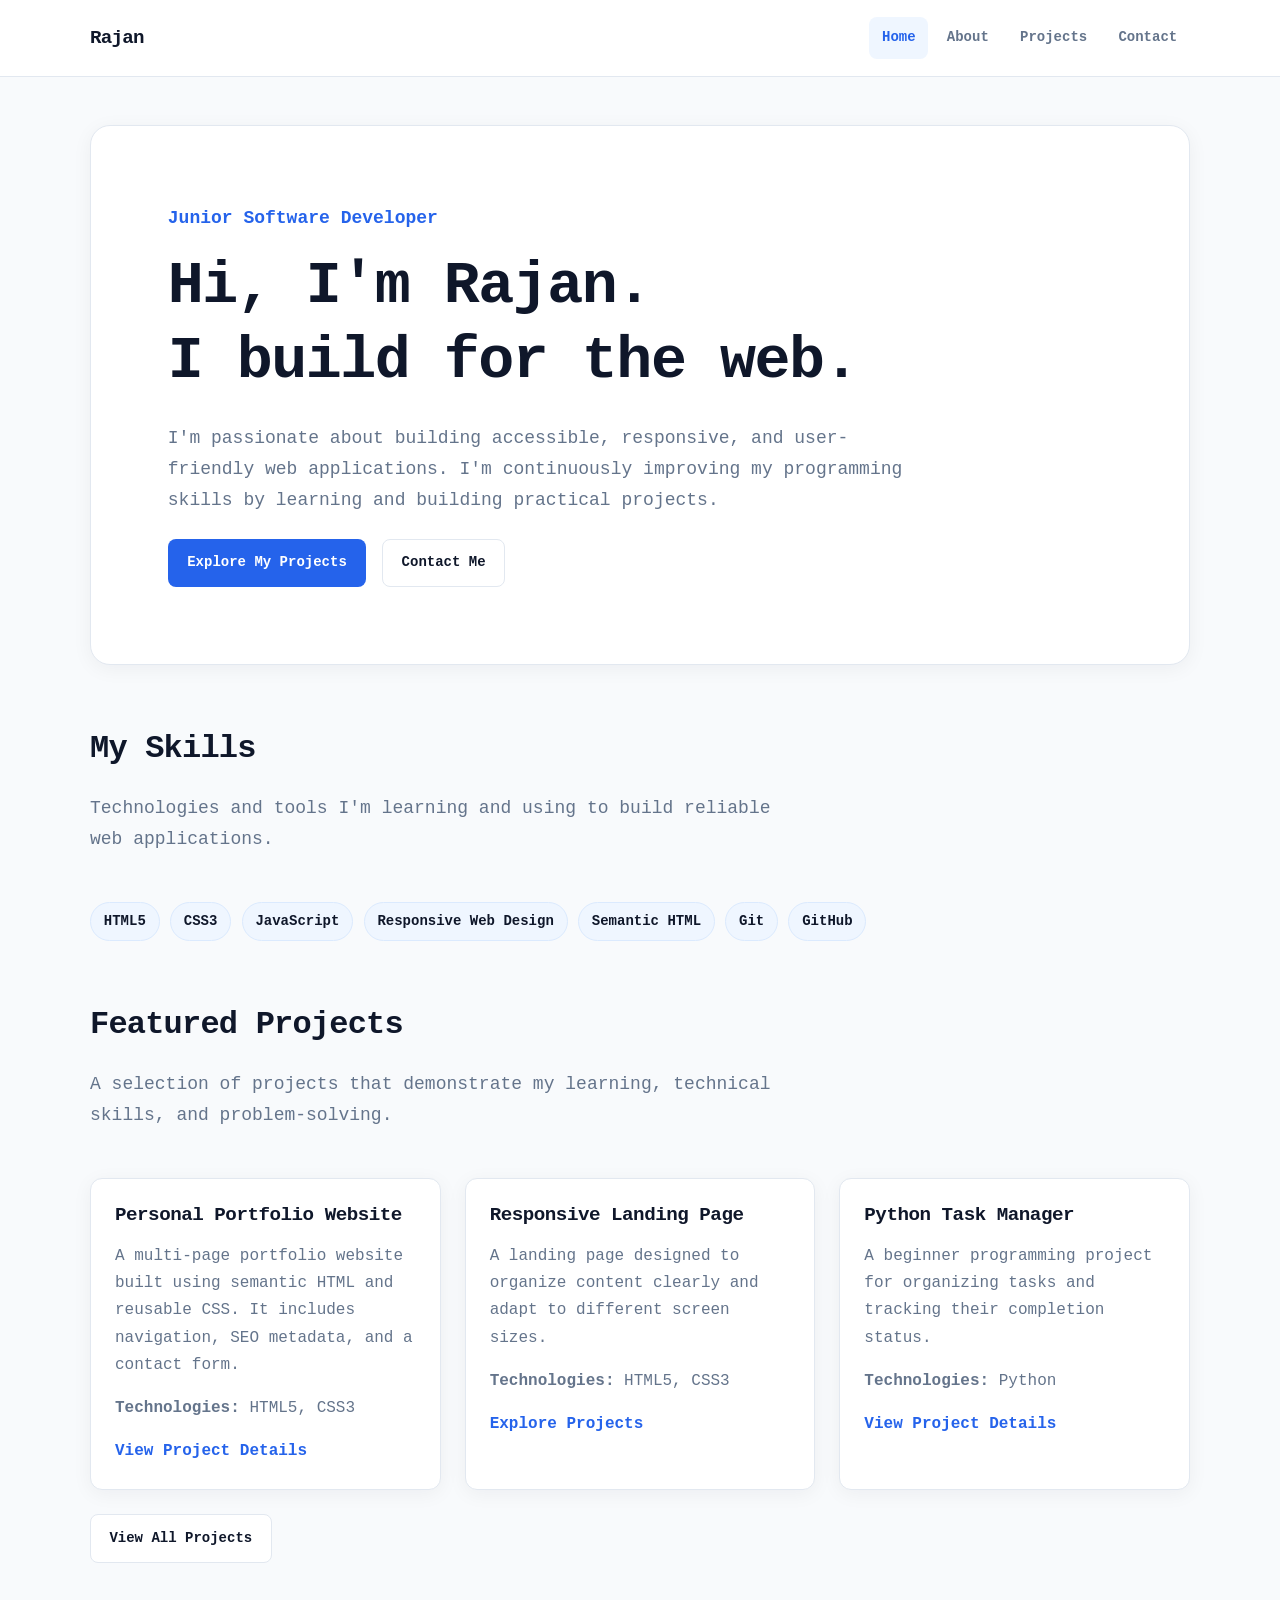
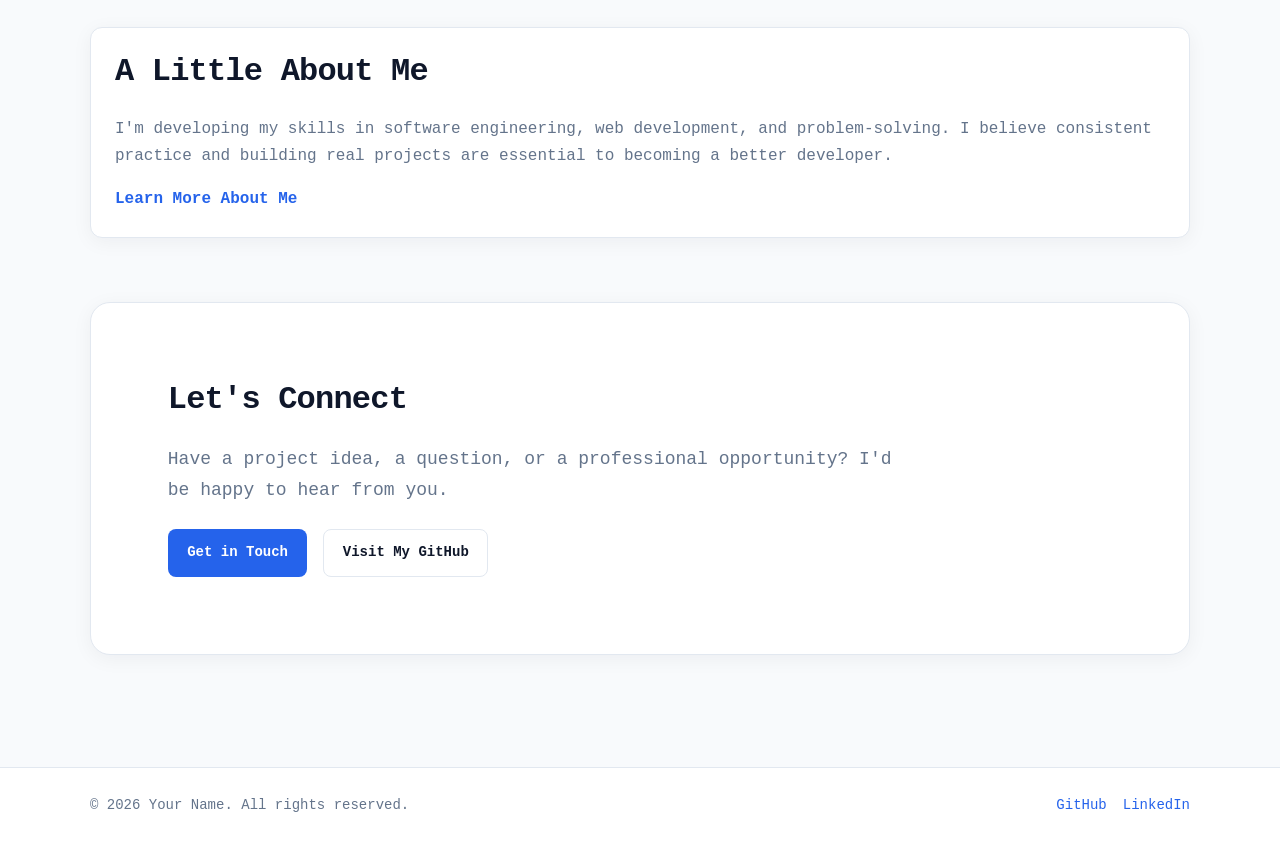
<file: index.html>
<!DOCTYPE html>
<html lang="en">
<head>
    <!-- Basic metadata -->
    <meta charset="UTF-8">
    <meta name="viewport" content="width=device-width, initial-scale=1.0">

    <!-- SEO metadata -->
    <title>Rajan | Software Developer Portfolio</title>
    <meta
        name="description"
        content="Explore my software development portfolio, technical skills, education, and projects in web development."
    >
    <meta name="author" content="Rajan">

    <!-- Open Graph metadata -->
    <meta property="og:type" content="website">
    <meta property="og:title" content="Rajan | Software Developer Portfolio">
    <meta
        property="og:description"
        content="Discover my development projects, technical skills, and journey as a software developer."
    >
    <meta property="og:url" content="https://example.com/">
    <meta property="og:image" content="https://example.com/images/og-image.png">
    <meta
        property="og:image:alt"
        content="Your Name's developer portfolio"
    >

    <!-- Favicon -->
    <link rel="icon" href="./images/image.png" sizes="any">

    <!-- Shared stylesheet -->
    <link rel="stylesheet" href="./style/style.css">
</head>

<body>

    <!-- =========================
         HEADER AND NAVIGATION
    ========================== -->
    <header class="site-header">
        <div class="header-inner">

            <a class="brand" href="./index.html" aria-label="Rajan - Home">
                Rajan
            </a>

            <nav class="site-nav" aria-label="Main navigation">
                <ul>
                    <li>
                        <a href="./index.html" aria-current="page">Home</a>
                    </li>
                    <li>
                        <a href="./about.html">About</a>
                    </li>
                    <li>
                        <a href="./projects.html">Projects</a>
                    </li>
                    <li>
                        <a href="./contact.html">Contact</a>
                    </li>
                </ul>
            </nav>

        </div>
    </header>


    <!-- =========================
         MAIN CONTENT
    ========================== -->
    <main class="container">

        <!-- HERO SECTION -->
        <section class="hero" aria-labelledby="intro-heading">

            <p class="hero-role">Junior Software Developer</p>

            <h1 id="intro-heading">
                Hi, I'm Rajan.
                <br>
                I build for the web.
            </h1>

            <p>
                I'm passionate about building accessible, responsive,
                and user-friendly web applications. I'm continuously
                improving my programming skills by learning and
                building practical projects.
            </p>

            <div class="button-group">
                <a class="button button-primary" href="./projects.html">
                    Explore My Projects
                </a>

                <a class="button button-secondary" href="./contact.html">
                    Contact Me
                </a>
            </div>

        </section>


        <!-- SKILLS SECTION -->
        <section
            class="section"
            aria-labelledby="skills-heading"
        >
            <div class="page-heading">
                <h2 id="skills-heading">My Skills</h2>

                <p>
                    Technologies and tools I'm learning and using
                    to build reliable web applications.
                </p>
            </div>

            <ul class="skill-list">
                <li>HTML5</li>
                <li>CSS3</li>
                <li>JavaScript</li>
                <li>Responsive Web Design</li>
                <li>Semantic HTML</li>
                <li>Git</li>
                <li>GitHub</li>
            </ul>

        </section>


        <!-- FEATURED PROJECTS SECTION -->
        <section
            class="section"
            aria-labelledby="projects-heading"
        >
            <div class="page-heading">
                <h2 id="projects-heading">Featured Projects</h2>

                <p>
                    A selection of projects that demonstrate my
                    learning, technical skills, and problem-solving.
                </p>
            </div>

            <div class="card-grid">

                <!-- Project card 1 -->
                <article class="card">
                    <h3>Personal Portfolio Website</h3>

                    <p>
                        A multi-page portfolio website built using
                        semantic HTML and reusable CSS. It includes
                        navigation, SEO metadata, and a contact form.
                    </p>

                    <p>
                        <strong>Technologies:</strong>
                        HTML5, CSS3
                    </p>

                    <a class="card-link" href="./projects.html">
                        View Project Details
                    </a>
                </article>


                <!-- Project card 2 -->
                <article class="card">
                    <h3>Responsive Landing Page</h3>

                    <p>
                        A landing page designed to organize content
                        clearly and adapt to different screen sizes.
                    </p>

                    <p>
                        <strong>Technologies:</strong>
                        HTML5, CSS3
                    </p>

                    <a class="card-link" href="./projects.html">
                        Explore Projects
                    </a>
                </article>


                <!-- Project card 3 -->
                <article class="card">
                    <h3>Python Task Manager</h3>

                    <p>
                        A beginner programming project for organizing
                        tasks and tracking their completion status.
                    </p>

                    <p>
                        <strong>Technologies:</strong>
                        Python
                    </p>

                    <a class="card-link" href="./projects.html">
                        View Project Details
                    </a>
                </article>

            </div>

            <div class="button-group">
                <a class="button button-secondary" href="./projects.html">
                    View All Projects
                </a>
            </div>

        </section>


        <!-- ABOUT PREVIEW SECTION -->
        <section
            class="section"
            aria-labelledby="about-heading"
        >
            <div class="card">
                <h2 id="about-heading">A Little About Me</h2>

                <p>
                    I'm developing my skills in software engineering,
                    web development, and problem-solving. I believe
                    consistent practice and building real projects
                    are essential to becoming a better developer.
                </p>

                <a class="card-link" href="./about.html">
                    Learn More About Me
                </a>
            </div>

        </section>


        <!-- CONTACT CALL TO ACTION -->
        <section
            class="section"
            aria-labelledby="contact-heading"
        >
            <div class="hero">
                <h2 id="contact-heading">Let's Connect</h2>

                <p>
                    Have a project idea, a question, or a professional
                    opportunity? I'd be happy to hear from you.
                </p>

                <div class="button-group">
                    <a class="button button-primary" href="./contact.html">
                        Get in Touch
                    </a>

                    <a
                        class="button button-secondary"
                        href="https://github.com/USERNAME"
                        target="_blank"
                        rel="noopener noreferrer"
                    >
                        Visit My GitHub
                    </a>
                </div>
            </div>

        </section>

    </main>


    <!-- =========================
         FOOTER
    ========================== -->
    <footer class="site-footer">
        <div class="footer-inner">

            <p>
                &copy; 2026 Your Name. All rights reserved.
            </p>

            <nav class="footer-nav" aria-label="Social links">
                <ul>
                    <li>
                        <a
                            href="https://github.com/USERNAME"
                            target="_blank"
                            rel="noopener noreferrer"
                        >
                            GitHub
                        </a>
                    </li>

                    <li>
                        <a
                            href="https://www.linkedin.com/in/USERNAME"
                            target="_blank"
                            rel="noopener noreferrer"
                        >
                            LinkedIn
                        </a>
                    </li>
                </ul>
            </nav>

        </div>
    </footer>

</body>
</html>
</file>
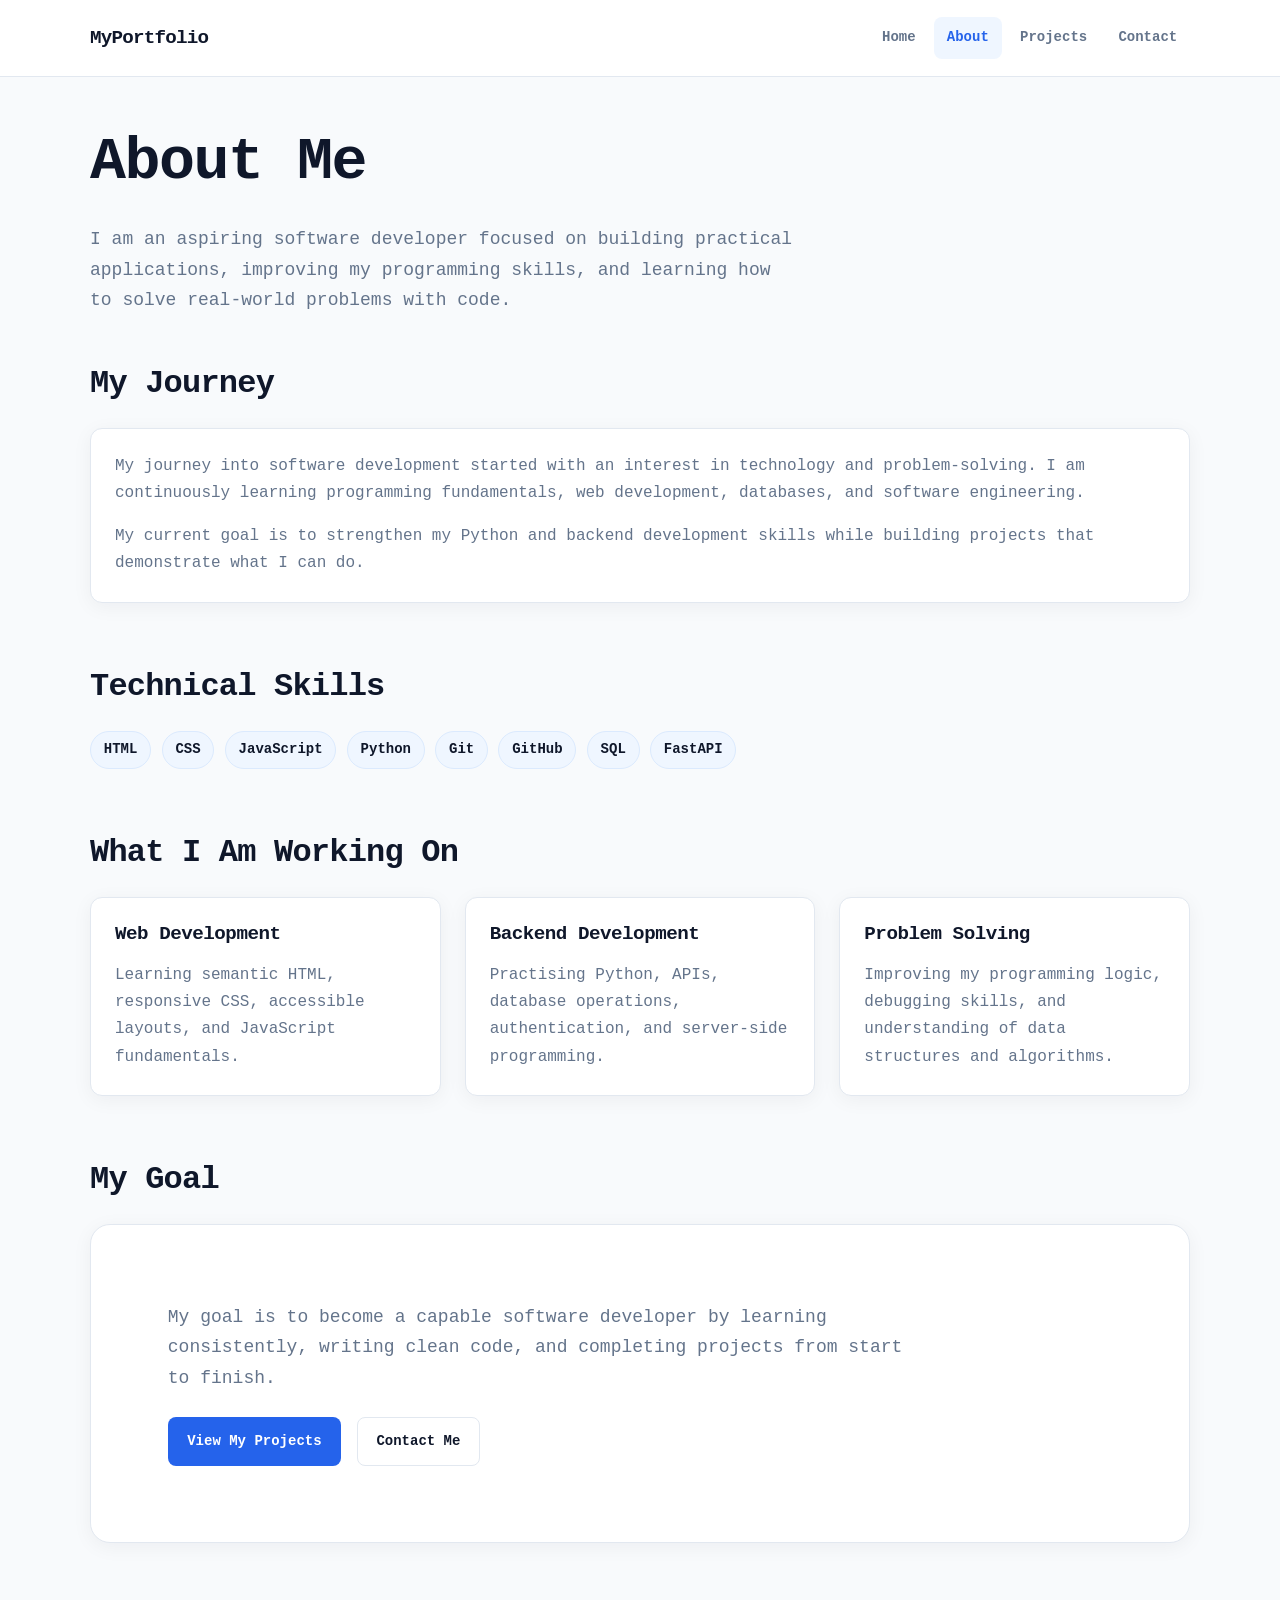
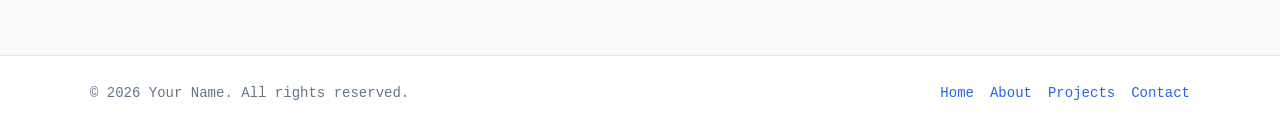
<file: about.html>
<!DOCTYPE html>
<html lang="en">
<head>
    <meta charset="UTF-8">
    <meta name="viewport" content="width=device-width, initial-scale=1.0">

    <title>About Me | Developer Portfolio</title>
    <meta name="description" content="Learn about my background, technical skills, and journey as a software developer.">
    <meta name="author" content="Your Name">

    <meta property="og:title" content="About Me | Developer Portfolio">
    <meta property="og:description" content="Explore my background, skills, and software development journey.">
    <meta property="og:type" content="website">

    <link rel="icon" href="images/favicon.ico">
    <link rel="stylesheet" href="style/style.css">
</head>

<body>
    <header class="site-header">
        <div class="header-inner">
            <a class="brand" href="index.html">MyPortfolio</a>

            <nav class="site-nav" aria-label="Main navigation">
                <ul>
                    <li><a href="index.html">Home</a></li>
                    <li><a href="about.html" aria-current="page">About</a></li>
                    <li><a href="projects.html">Projects</a></li>
                    <li><a href="contact.html">Contact</a></li>
                </ul>
            </nav>
        </div>
    </header>

    <main class="container">
        <section class="page-heading">
            <h1>About Me</h1>
            <p>
                I am an aspiring software developer focused on building
                practical applications, improving my programming skills,
                and learning how to solve real-world problems with code.
            </p>
        </section>

        <section class="section">
            <h2>My Journey</h2>

            <div class="card">
                <p>
                    My journey into software development started with an
                    interest in technology and problem-solving. I am
                    continuously learning programming fundamentals,
                    web development, databases, and software engineering.
                </p>

                <p>
                    My current goal is to strengthen my Python and backend
                    development skills while building projects that
                    demonstrate what I can do.
                </p>
            </div>
        </section>

        <section class="section">
            <h2>Technical Skills</h2>

            <ul class="skill-list">
                <li>HTML</li>
                <li>CSS</li>
                <li>JavaScript</li>
                <li>Python</li>
                <li>Git</li>
                <li>GitHub</li>
                <li>SQL</li>
                <li>FastAPI</li>
            </ul>
        </section>

        <section class="section">
            <h2>What I Am Working On</h2>

            <div class="card-grid">
                <article class="card">
                    <h3>Web Development</h3>
                    <p>
                        Learning semantic HTML, responsive CSS,
                        accessible layouts, and JavaScript fundamentals.
                    </p>
                </article>

                <article class="card">
                    <h3>Backend Development</h3>
                    <p>
                        Practising Python, APIs, database operations,
                        authentication, and server-side programming.
                    </p>
                </article>

                <article class="card">
                    <h3>Problem Solving</h3>
                    <p>
                        Improving my programming logic, debugging skills,
                        and understanding of data structures and algorithms.
                    </p>
                </article>
            </div>
        </section>

        <section class="section">
            <h2>My Goal</h2>

            <div class="hero">
                <p>
                    My goal is to become a capable software developer by
                    learning consistently, writing clean code, and
                    completing projects from start to finish.
                </p>

                <div class="button-group">
                    <a class="button button-primary" href="projects.html">
                        View My Projects
                    </a>

                    <a class="button button-secondary" href="contact.html">
                        Contact Me
                    </a>
                </div>
            </div>
        </section>
    </main>

    <footer class="site-footer">
        <div class="footer-inner">
            <p>&copy; 2026 Your Name. All rights reserved.</p>

            <nav class="footer-nav" aria-label="Footer navigation">
                <ul>
                    <li><a href="index.html">Home</a></li>
                    <li><a href="about.html">About</a></li>
                    <li><a href="projects.html">Projects</a></li>
                    <li><a href="contact.html">Contact</a></li>
                </ul>
            </nav>
        </div>
    </footer>
</body>
</html>
</file>
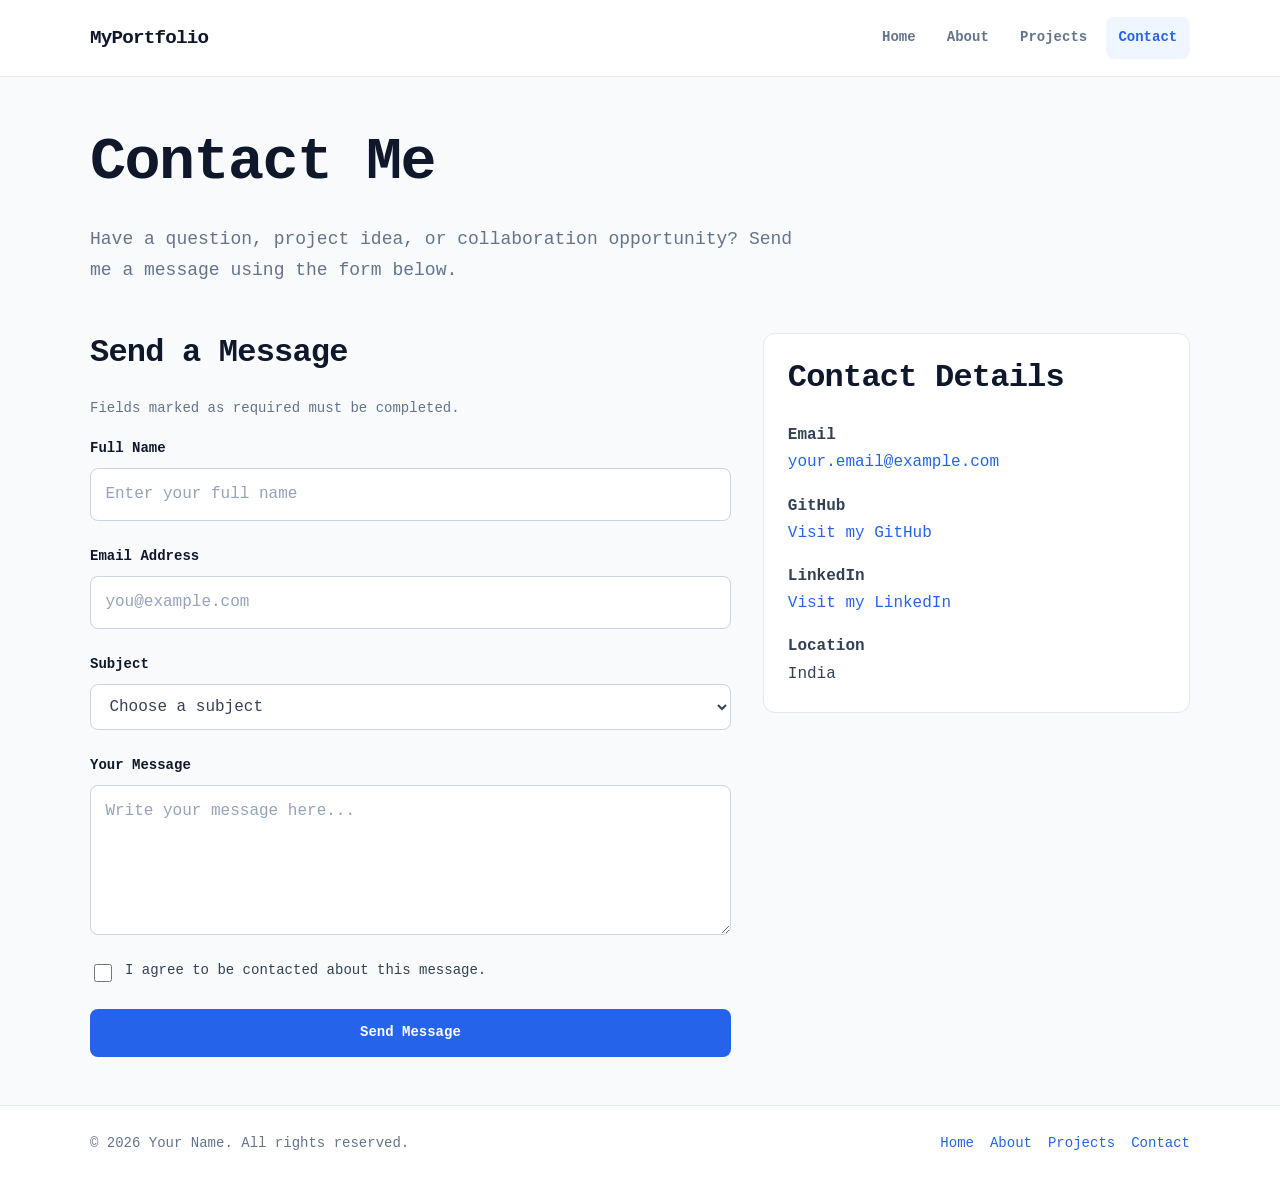
<file: contact.html>
<!DOCTYPE html>
<html lang="en">
<head>
    <meta charset="UTF-8">
    <meta name="viewport" content="width=device-width, initial-scale=1.0">

    <title>Contact | Developer Portfolio</title>
    <meta name="description" content="Contact me to discuss software development, projects, or collaboration opportunities.">
    <meta name="author" content="Your Name">

    <meta property="og:title" content="Contact | Developer Portfolio">
    <meta property="og:description" content="Get in touch to discuss projects and collaboration.">
    <meta property="og:type" content="website">

    <link rel="icon" href="images/image.png">
    <link rel="stylesheet" href="style/style.css">
</head>

<body>
    <header class="site-header">
        <div class="header-inner">
            <a class="brand" href="index.html">MyPortfolio</a>

            <nav class="site-nav" aria-label="Main navigation">
                <ul>
                    <li><a href="index.html">Home</a></li>
                    <li><a href="about.html">About</a></li>
                    <li><a href="projects.html">Projects</a></li>
                    <li><a href="contact.html" aria-current="page">Contact</a></li>
                </ul>
            </nav>
        </div>
    </header>

    <main class="container">
        <section class="page-heading">
            <h1>Contact Me</h1>

            <p>
                Have a question, project idea, or collaboration opportunity?
                Send me a message using the form below.
            </p>
        </section>

        <section class="section contact-layout">
            <div>
                <h2>Send a Message</h2>

                <p class="form-help">
                    Fields marked as required must be completed.
                </p>

                <form class="contact-form" action="#" method="post">
                    <div class="form-field">
                        <label for="name">Full Name</label>

                        <input
                            type="text"
                            id="name"
                            name="name"
                            autocomplete="name"
                            placeholder="Enter your full name"
                            required
                        >
                    </div>

                    <div class="form-field">
                        <label for="email">Email Address</label>

                        <input
                            type="email"
                            id="email"
                            name="email"
                            autocomplete="email"
                            placeholder="you@example.com"
                            required
                        >
                    </div>

                    <div class="form-field">
                        <label for="subject">Subject</label>

                        <select id="subject" name="subject" required>
                            <option value="">Choose a subject</option>
                            <option value="project">Project discussion</option>
                            <option value="collaboration">Collaboration</option>
                            <option value="job">Job opportunity</option>
                            <option value="other">Other</option>
                        </select>
                    </div>

                    <div class="form-field">
                        <label for="message">Your Message</label>

                        <textarea
                            id="message"
                            name="message"
                            placeholder="Write your message here..."
                            required
                        ></textarea>
                    </div>

                    <div class="checkbox-field">
                        <input
                            type="checkbox"
                            id="consent"
                            name="consent"
                            required
                        >

                        <label for="consent">
                            I agree to be contacted about this message.
                        </label>
                    </div>

                    <button class="button button-primary" type="submit">
                        Send Message
                    </button>
                </form>
            </div>

            <aside class="contact-details">
                <h2>Contact Details</h2>

                <p>
                    <strong>Email</strong><br>
                    <a href="mailto:your.email@example.com">
                        your.email@example.com
                    </a>
                </p>

                <p>
                    <strong>GitHub</strong><br>
                    <a href="https://github.com/"
                       target="_blank"
                       rel="noopener noreferrer">
                        Visit my GitHub
                    </a>
                </p>

                <p>
                    <strong>LinkedIn</strong><br>
                    <a href="https://www.linkedin.com/"
                       target="_blank"
                       rel="noopener noreferrer">
                        Visit my LinkedIn
                    </a>
                </p>

                <p>
                    <strong>Location</strong><br>
                    India
                </p>
            </aside>
        </section>
    </main>

    <footer class="site-footer">
        <div class="footer-inner">
            <p>&copy; 2026 Your Name. All rights reserved.</p>

            <nav class="footer-nav" aria-label="Footer navigation">
                <ul>
                    <li><a href="index.html">Home</a></li>
                    <li><a href="about.html">About</a></li>
                    <li><a href="projects.html">Projects</a></li>
                    <li><a href="contact.html">Contact</a></li>
                </ul>
            </nav>
        </div>
    </footer>
</body>
</html>
</file>
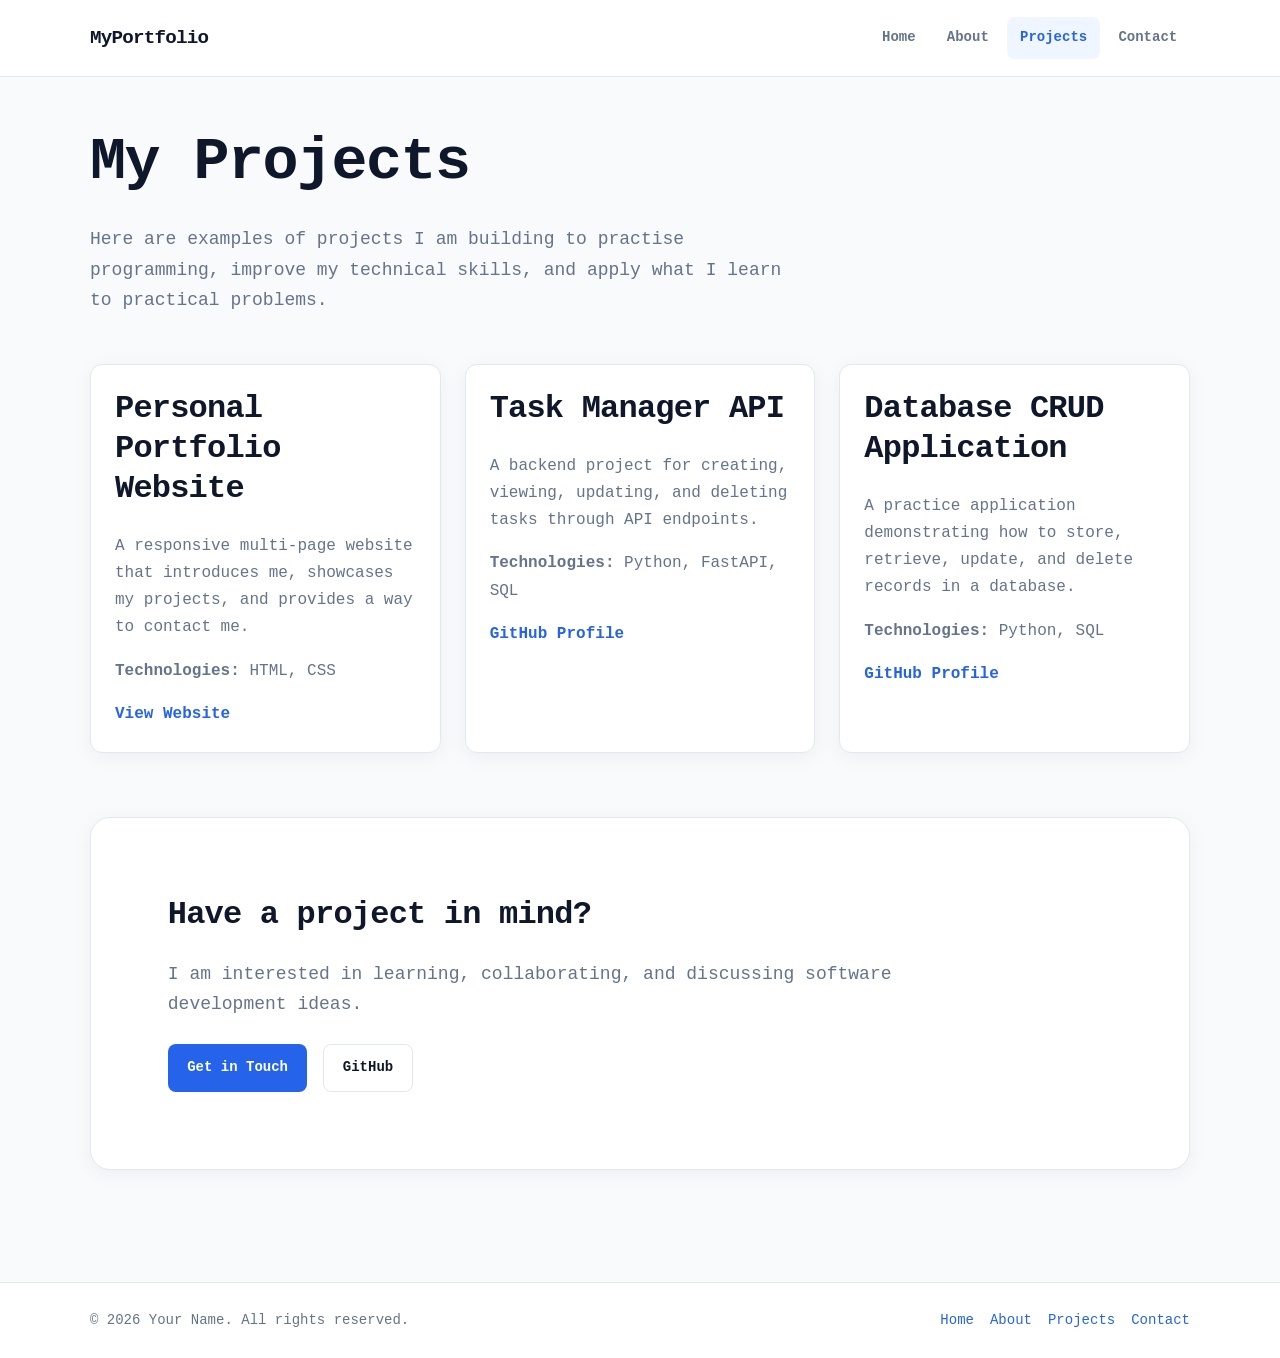
<file: projects.html>
<!DOCTYPE html>
<html lang="en">
<head>
    <meta charset="UTF-8">
    <meta name="viewport" content="width=device-width, initial-scale=1.0">

    <title>Projects | Developer Portfolio</title>
    <meta name="description" content="Explore my software development projects, technologies, and practical coding work.">
    <meta name="author" content="Your Name">

    <meta property="og:title" content="Projects | Developer Portfolio">
    <meta property="og:description" content="Explore my software development projects and technical work.">
    <meta property="og:type" content="website">

    <link rel="icon" href="images/image.png">
    <link rel="stylesheet" href="style/style.css">
</head>

<body>
    <header class="site-header">
        <div class="header-inner">
            <a class="brand" href="index.html">MyPortfolio</a>

            <nav class="site-nav" aria-label="Main navigation">
                <ul>
                    <li><a href="index.html">Home</a></li>
                    <li><a href="about.html">About</a></li>
                    <li><a href="projects.html" aria-current="page">Projects</a></li>
                    <li><a href="contact.html">Contact</a></li>
                </ul>
            </nav>
        </div>
    </header>

    <main class="container">
        <section class="page-heading">
            <h1>My Projects</h1>
            <p>
                Here are examples of projects I am building to practise
                programming, improve my technical skills, and apply
                what I learn to practical problems.
            </p>
        </section>

        <section class="section" aria-label="Project list">
            <div class="card-grid">

                <article class="card">
                    <h2>Personal Portfolio Website</h2>

                    <p>
                        A responsive multi-page website that introduces me,
                        showcases my projects, and provides a way to contact me.
                    </p>

                    <p><strong>Technologies:</strong> HTML, CSS</p>

                    <a class="card-link" href="index.html">
                        View Website
                    </a>
                </article>

                <article class="card">
                    <h2>Task Manager API</h2>

                    <p>
                        A backend project for creating, viewing, updating,
                        and deleting tasks through API endpoints.
                    </p>

                    <p><strong>Technologies:</strong> Python, FastAPI, SQL</p>

                    <a class="card-link"
                       href="https://github.com/"
                       target="_blank"
                       rel="noopener noreferrer">
                        GitHub Profile
                    </a>
                </article>

                <article class="card">
                    <h2>Database CRUD Application</h2>

                    <p>
                        A practice application demonstrating how to store,
                        retrieve, update, and delete records in a database.
                    </p>

                    <p><strong>Technologies:</strong> Python, SQL</p>

                    <a class="card-link"
                       href="https://github.com/"
                       target="_blank"
                       rel="noopener noreferrer">
                        GitHub Profile
                    </a>
                </article>

            </div>
        </section>

        <section class="section">
            <div class="hero">
                <h2>Have a project in mind?</h2>

                <p>
                    I am interested in learning, collaborating, and
                    discussing software development ideas.
                </p>

                <div class="button-group">
                    <a class="button button-primary" href="contact.html">
                        Get in Touch
                    </a>

                    <a class="button button-secondary"
                       href="https://github.com/"
                       target="_blank"
                       rel="noopener noreferrer">
                        GitHub
                    </a>
                </div>
            </div>
        </section>
    </main>

    <footer class="site-footer">
        <div class="footer-inner">
            <p>&copy; 2026 Your Name. All rights reserved.</p>

            <nav class="footer-nav" aria-label="Footer navigation">
                <ul>
                    <li><a href="index.html">Home</a></li>
                    <li><a href="about.html">About</a></li>
                    <li><a href="projects.html">Projects</a></li>
                    <li><a href="contact.html">Contact</a></li>
                </ul>
            </nav>
        </div>
    </footer>
</body>
</html>
</file>
<file: style/style.css>
/* =========================================
   1. DESIGN TOKENS
   Centralized values for easy maintenance
========================================= */

:root {
    color-scheme: light;

    /* Colors */
    --color-primary: #2563eb;
    --color-primary-hover: #1d4ed8;
    --color-heading: #0f172a;
    --color-text: #334155;
    --color-muted: #64748b;
    --color-background: #f8fafc;
    --color-surface: #ffffff;
    --color-border: #e2e8f0;
    --color-focus: #f59e0b;

    /* Typography */
    
/* Typography */
--font-body: "JetBrains Mono", "Fira Code", "Cascadia Code",
    Consolas, "Courier New", monospace;
      /* --font-body: system-ui, -apple-system, BlinkMacSystemFont,
        "Segoe UI", sans-serif; */


    --text-sm: 0.875rem;
    --text-base: 1rem;
    --text-lg: 1.125rem;

    /* Spacing */
    --space-1: 0.5rem;
    --space-2: 1rem;
    --space-3: 1.5rem;
    --space-4: 2rem;
    --space-5: 3rem;
    --space-6: 4rem;

    /* Layout */
    --container-width: 1100px;
    --header-height: 76px;

    /* Components */
    --radius-sm: 8px;
    --radius-md: 12px;
    --radius-lg: 20px;

    --shadow-card: 0 4px 20px rgb(15 23 42 / 5%);
    --shadow-hover: 0 12px 28px rgb(15 23 42 / 9%);

    /* Motion */
    --transition-fast: 180ms ease;
}


/* =========================================
   2. RESET AND BASE STYLES
========================================= */

*,
*::before,
*::after {
    box-sizing: border-box;
}

html {
    scroll-behavior: smooth;
    scroll-padding-top: calc(var(--header-height) + 1rem);
}

body {
    min-width: 320px;
    min-height: 100vh;
    margin: 0;

    display: flex;
    flex-direction: column;

    font-family: var(--font-body);
    font-size: var(--text-base);
    line-height: 1.7;

    color: var(--color-text);
    background: var(--color-background);

    -webkit-font-smoothing: antialiased;
}

main {
    flex: 1;
}

img,
svg {
    display: block;
    max-width: 100%;
}

img {
    height: auto;
}

button,
input,
textarea,
select {
    font: inherit;
}

button,
select {
    cursor: pointer;
}

a {
    color: var(--color-primary);
    text-decoration: none;
    text-underline-offset: 0.2em;
}

a:hover {
    color: var(--color-primary-hover);
}

h1,
h2,
h3,
p {
    margin-top: 0;
}

h1,
h2,
h3 {
    color: var(--color-heading);
    line-height: 1.25;
    letter-spacing: -0.025em;
}

h1 {
    font-size: clamp(2.25rem, 5vw, 3.75rem);
    margin-bottom: var(--space-3);
}

h2 {
    font-size: clamp(1.5rem, 3vw, 2rem);
    margin-bottom: var(--space-3);
}

h3 {
    font-size: 1.2rem;
    margin-bottom: var(--space-2);
}

p {
    margin-bottom: var(--space-2);
}

p:last-child {
    margin-bottom: 0;
}

ul {
    padding-left: 1.5rem;
}

/* li + li {
    margin-top: var(--space-1);
} */

::selection {
    color: var(--color-surface);
    background: var(--color-primary);
}


/* =========================================
   3. ACCESSIBILITY
========================================= */

:focus-visible {
    outline: 3px solid var(--color-focus);
    outline-offset: 4px;
}

a,
button,
input,
textarea,
select {
    scroll-margin-top: calc(var(--header-height) + 1rem);
}


/* =========================================
   4. SHARED LAYOUT
========================================= */

.container {
    width: min(100% - 2rem, var(--container-width));
    margin-inline: auto;
}

main.container {
    padding-block: var(--space-5);
}

.page-heading {
    max-width: 720px;
    margin-bottom: var(--space-5);
}

.page-heading p {
    max-width: 65ch;
    color: var(--color-muted);
    font-size: var(--text-lg);
}

.section {
    margin-bottom: var(--space-6);
}

.section:last-child {
    margin-bottom: 0;
}


/* =========================================
   5. SITE HEADER AND NAVIGATION
========================================= */

.site-header {
    position: sticky;
    top: 0;
    z-index: 10;

    background: rgb(255 255 255 / 95%);
    border-bottom: 1px solid var(--color-border);
    backdrop-filter: blur(12px);
}

.header-inner {
    width: min(100% - 2rem, var(--container-width));
    min-height: var(--header-height);
    margin-inline: auto;

    display: flex;
    align-items: center;
    justify-content: space-between;
    gap: var(--space-3);
}

.brand {
    flex-shrink: 0;
    color: var(--color-heading);
    font-size: 1.2rem;
    font-weight: 800;
    letter-spacing: -0.04em;
}

.brand:hover {
    color: var(--color-primary);
}

.site-nav ul {
    display: flex;
    flex-wrap: wrap;
    align-items: center;
    gap: 0.35rem;

    margin: 0;
    padding: 0;
    list-style: none;
}

.site-nav a {
    display: inline-block;
    padding: 0.55rem 0.8rem;
    border-radius: var(--radius-sm);

    color: var(--color-muted);
    font-size: var(--text-sm);
    font-weight: 650;

    transition:
        background-color var(--transition-fast),
        color var(--transition-fast);
}

.site-nav a:hover,
.site-nav a[aria-current="page"] {
    color: var(--color-primary);
    background: #eff6ff;
}


/* =========================================
   6. HERO SECTION
========================================= */

.hero {
    position: relative;
    overflow: hidden;

    padding: clamp(2rem, 6vw, 5rem);
    margin-bottom: var(--space-6);

    background: var(--color-surface);
    border: 1px solid var(--color-border);
    border-radius: var(--radius-lg);
    box-shadow: var(--shadow-card);
}

.hero h1 {
    max-width: 850px;
}

.hero p {
    max-width: 68ch;
    color: var(--color-muted);
    font-size: var(--text-lg);
}

.hero .hero-role {
    color: var(--color-primary);
    font-weight: 750;
}


/* =========================================
   7. REUSABLE BUTTONS
========================================= */

.button-group {
    display: flex;
    flex-wrap: wrap;
    align-items: center;
    gap: var(--space-2);

    margin-top: var(--space-3);
}

.button {
    display: inline-flex;
    align-items: center;
    justify-content: center;
    gap: var(--space-1);

    min-height: 44px;
    padding: 0.7rem 1.15rem;

    border: 1px solid transparent;
    border-radius: var(--radius-sm);

    font-size: var(--text-sm);
    font-weight: 700;
    text-align: center;

    transition:
        background-color var(--transition-fast),
        color var(--transition-fast),
        border-color var(--transition-fast),
        transform var(--transition-fast);
}

.button-primary {
    color: #ffffff;
    background: var(--color-primary);
}

.button-primary:hover {
    color: #ffffff;
    background: var(--color-primary-hover);
    transform: translateY(-1px);
}

.button-secondary {
    color: var(--color-heading);
    background: var(--color-surface);
    border-color: var(--color-border);
}

.button-secondary:hover {
    color: var(--color-primary);
    border-color: var(--color-primary);
}


/* =========================================
   8. REUSABLE CARDS
========================================= */

.card-grid {
    display: grid;
    grid-template-columns: minmax(0, 1fr);
    gap: var(--space-3);
}

.card {
    min-width: 0;
    padding: var(--space-3);

    background: var(--color-surface);
    border: 1px solid var(--color-border);
    border-radius: var(--radius-md);
    box-shadow: var(--shadow-card);

    overflow-wrap: anywhere;

    transition:
        box-shadow var(--transition-fast),
        border-color var(--transition-fast),
        transform var(--transition-fast);
}

.card h3 {
    margin-bottom: var(--space-2);
}

.card p {
    color: var(--color-muted);
}

.card > :last-child {
    margin-bottom: 0;
}

.card-link {
    display: inline-flex;
    align-items: center;
    gap: var(--space-1);
    font-weight: 700;
}


/* =========================================
   9. SKILLS
========================================= */

.skill-list {
    display: flex;
    flex-wrap: wrap;
    gap: 0.65rem;

    margin: 0;
    padding: 0;
    list-style: none;
}

.skill-list li {
    margin: 0;
    padding: 0.4rem 0.8rem;

    color: var(--color-heading);
    background: #eff6ff;
    border: 1px solid #dbeafe;
    border-radius: 999px;

    font-size: var(--text-sm);
    font-weight: 600;
}


/* =========================================
   10. CONTACT FORM
========================================= */

.contact-form {
    display: grid;
    gap: var(--space-3);
    max-width: 680px;
}

.form-field {
    display: grid;
    gap: 0.45rem;
}

.form-field label {
    color: var(--color-heading);
    font-size: var(--text-sm);
    font-weight: 700;
}

.form-field input,
.form-field select,
.form-field textarea {
    width: 100%;
    min-height: 46px;
    padding: 0.75rem 0.9rem;

    color: var(--color-text);
    background: var(--color-surface);
    border: 1px solid #cbd5e1;
    border-radius: var(--radius-sm);

    transition:
        border-color var(--transition-fast),
        box-shadow var(--transition-fast);
}

.form-field textarea {
    min-height: 150px;
    resize: vertical;
}

.form-field input::placeholder,
.form-field textarea::placeholder {
    color: #94a3b8;
}

.form-field input:focus,
.form-field select:focus,
.form-field textarea:focus {
    border-color: var(--color-primary);
    outline: none;
    box-shadow: 0 0 0 3px rgb(37 99 235 / 15%);
}

.form-field input:focus-visible,
.form-field select:focus-visible,
.form-field textarea:focus-visible {
    outline: 2px solid var(--color-primary);
    outline-offset: 2px;
}

.form-field input:focus:invalid,
.form-field textarea:focus:invalid {
    border-color: #dc2626;
}

.form-help {
    color: var(--color-muted);
    font-size: var(--text-sm);
}

.checkbox-field {
    display: flex;
    align-items: flex-start;
    gap: 0.65rem;
}

.checkbox-field input {
    width: 1.1rem;
    height: 1.1rem;
    margin-top: 0.3rem;
    accent-color: var(--color-primary);
}

.checkbox-field label {
    color: var(--color-text);
    font-size: var(--text-sm);
}


/* =========================================
   11. CONTACT DETAILS
========================================= */

.contact-details {
    padding: var(--space-3);

    background: var(--color-surface);
    border: 1px solid var(--color-border);
    border-radius: var(--radius-md);
}

.contact-details address {
    font-style: normal;
}

.contact-details p + p {
    margin-top: var(--space-2);
}

/* Contact page: form and details side by side on wider screens */
.contact-layout {
    display: grid;
    grid-template-columns: minmax(0, 1.5fr) minmax(240px, 1fr);
    align-items: start;
    gap: var(--space-4);
}

.contact-layout > div {
    min-width: 0;
}

.contact-layout .contact-form {
    max-width: none;
}

.contact-details {
    min-width: 0;
    overflow-wrap: anywhere;
}

@media (max-width: 700px) {
    .contact-layout {
        grid-template-columns: minmax(0, 1fr);
        gap: var(--space-3);
    }
}


/* =========================================
   12. FOOTER
========================================= */

.site-footer {
    margin-top: auto;
    padding-block: var(--space-3);

    background: var(--color-surface);
    border-top: 1px solid var(--color-border);
}

.footer-inner {
    width: min(100% - 2rem, var(--container-width));
    margin-inline: auto;

    display: flex;
    align-items: center;
    justify-content: space-between;
    flex-wrap: wrap;
    gap: var(--space-2);
}

.footer-inner p {
    margin: 0;
    color: var(--color-muted);
    font-size: var(--text-sm);
}

.footer-nav ul {
    display: flex;
    flex-wrap: wrap;
    gap: var(--space-2);

    margin: 0;
    padding: 0;
    list-style: none;
}

.footer-nav a {
    font-size: var(--text-sm);
}


/* =========================================
   13. RESPONSIVE BREAKPOINTS
   Mobile-first approach
========================================= */

@media (min-width: 640px) {
    .container {
        width: min(100% - 3rem, var(--container-width));
    }

    .card-grid {
        grid-template-columns: repeat(2, minmax(0, 1fr));
    }
}

@media (min-width: 900px) {
    .card-grid {
        grid-template-columns: repeat(3, minmax(0, 1fr));
    }
}

@media (max-width: 600px) {
    .header-inner {
        min-height: auto;
        align-items: flex-start;
        flex-direction: column;
        justify-content: center;
        padding-block: var(--space-2);
        gap: var(--space-1);
    }

    .site-nav {
        width: 100%;
    }

    .site-nav ul {
        gap: 0.15rem;
    }

    .site-nav a {
        padding: 0.45rem 0.6rem;
    }

    main.container {
        padding-block: var(--space-4);
    }

    .hero {
        padding: var(--space-3);
    }

    .footer-inner {
        align-items: flex-start;
        flex-direction: column;
    }
}


/* =========================================
   14. REDUCED MOTION
========================================= */

@media (prefers-reduced-motion: reduce) {
    *,
    *::before,
    *::after {
        scroll-behavior: auto !important;
        animation-duration: 0.01ms !important;
        animation-iteration-count: 1 !important;
        transition-duration: 0.01ms !important;
    }
}
</file>
